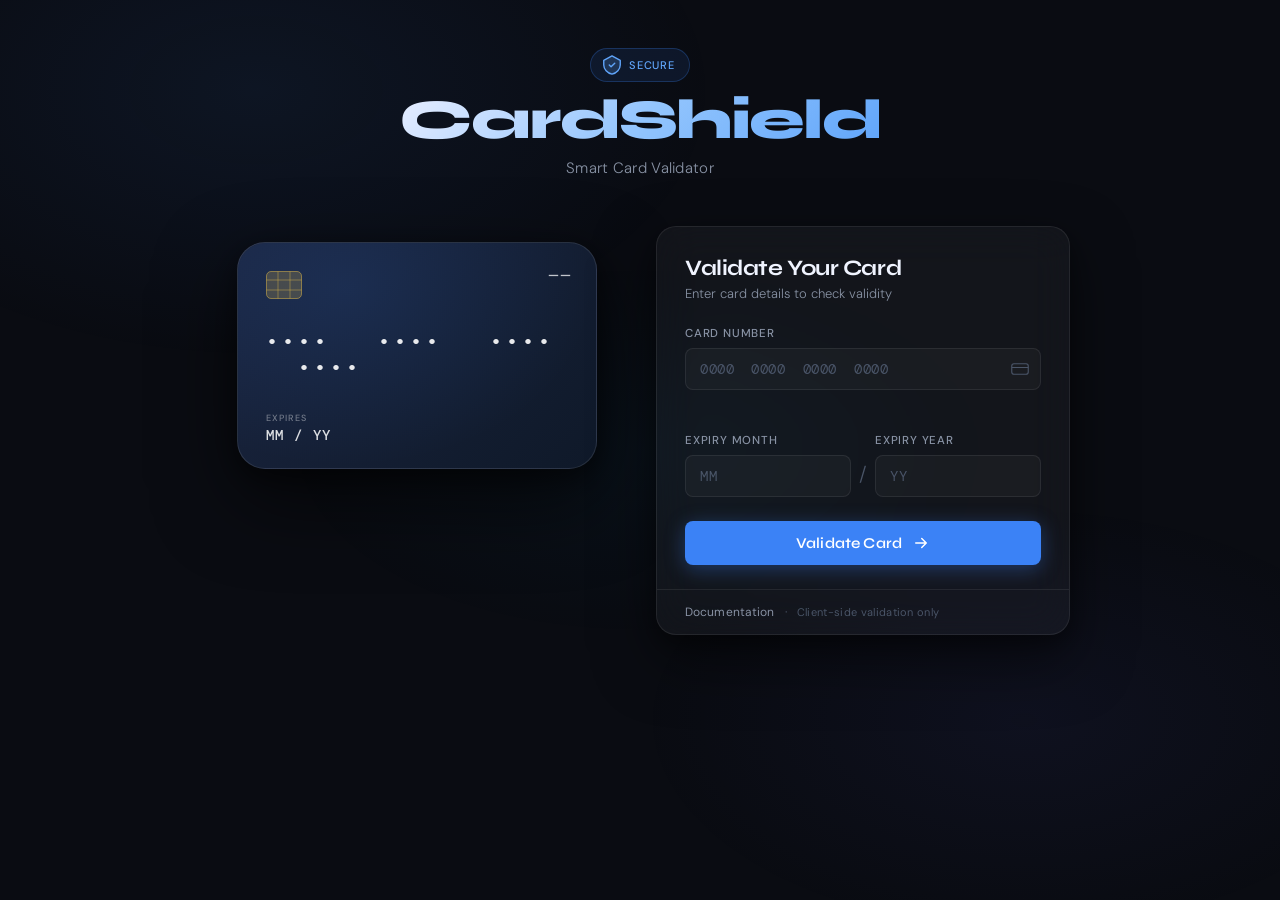
<file: index.html>
<!DOCTYPE html>
<html lang="en">
<head>
  <meta charset="UTF-8" />
  <meta name="viewport" content="width=device-width, initial-scale=1.0" />
  <title>CardShield – Smart Card Validator</title>
  <link rel="stylesheet" href="style.css" />
  <link rel="preconnect" href="https://fonts.googleapis.com" />
  <link rel="preconnect" href="https://fonts.gstatic.com" crossorigin />
  <link href="https://fonts.googleapis.com/css2?family=Syne:wght@400;600;700;800&family=DM+Sans:wght@300;400;500&family=DM+Mono:wght@400;500&display=swap" rel="stylesheet" />
</head>
<body>

  <!-- Background mesh -->
  <div class="bg-mesh"></div>

  <div class="page-wrapper">

    <!-- Header -->
    <header class="site-header">
      <div class="header-badge">
        <span class="shield-icon">
          <svg width="22" height="22" viewBox="0 0 24 24" fill="none" xmlns="http://www.w3.org/2000/svg">
            <path d="M12 2L3 7V12C3 16.55 6.84 20.74 12 22C17.16 20.74 21 16.55 21 12V7L12 2Z" fill="currentColor" fill-opacity="0.2" stroke="currentColor" stroke-width="1.5" stroke-linejoin="round"/>
            <path d="M9 12L11 14L15 10" stroke="currentColor" stroke-width="1.5" stroke-linecap="round" stroke-linejoin="round"/>
          </svg>
        </span>
        <span class="badge-text">Secure</span>
      </div>
      <h1 class="site-title">CardShield</h1>
      <p class="site-subtitle">Smart Card Validator</p>
    </header>

    <!-- Main layout -->
    <main class="main-layout">

      <!-- Card Preview -->
      <div class="card-preview-wrap">
        <div class="card-preview" id="cardPreview">
          <div class="card-chip">
            <svg width="36" height="28" viewBox="0 0 36 28" fill="none">
              <rect x="0.5" y="0.5" width="35" height="27" rx="4.5" fill="#c8a84b" fill-opacity="0.25" stroke="#c8a84b" stroke-opacity="0.6"/>
              <line x1="12" y1="0.5" x2="12" y2="27.5" stroke="#c8a84b" stroke-opacity="0.5"/>
              <line x1="24" y1="0.5" x2="24" y2="27.5" stroke="#c8a84b" stroke-opacity="0.5"/>
              <line x1="0.5" y1="9" x2="35.5" y2="9" stroke="#c8a84b" stroke-opacity="0.5"/>
              <line x1="0.5" y1="19" x2="35.5" y2="19" stroke="#c8a84b" stroke-opacity="0.5"/>
            </svg>
          </div>

          <div class="card-network" id="cardNetwork">
            <span class="network-label" id="networkLabel">——</span>
          </div>

          <div class="card-number-preview" id="cardNumberPreview">
            •••• &nbsp; •••• &nbsp; •••• &nbsp; ••••
          </div>

          <div class="card-meta">
            <div class="card-meta-item">
              <span class="meta-label">Expires</span>
              <span class="meta-value" id="expiryPreview">MM / YY</span>
            </div>
          </div>

          <div class="card-glow"></div>
        </div>
      </div>

      <!-- Validator Form -->
      <div class="validator-panel">
        <div class="panel-header">
          <h2>Validate Your Card</h2>
          <p>Enter card details to check validity</p>
        </div>

        <div class="form-body">

          <!-- Card Number -->
          <div class="field-group">
            <label for="cardNumber">Card Number</label>
            <div class="input-wrap">
              <input
                type="text"
                id="cardNumber"
                class="field-input"
                placeholder="0000  0000  0000  0000"
                inputmode="numeric"
                autocomplete="off"
                maxlength="19"
              />
              <span class="input-icon">
                <svg width="18" height="18" viewBox="0 0 24 24" fill="none"><rect x="1" y="5" width="22" height="14" rx="3" stroke="currentColor" stroke-width="1.5"/><path d="M1 10H23" stroke="currentColor" stroke-width="1.5"/></svg>
              </span>
            </div>
            <span class="card-type-badge" id="cardTypeBadge"></span>
          </div>

          <!-- Expiry Row -->
          <div class="field-row">
            <div class="field-group">
              <label>Expiry Month</label>
              <div class="input-wrap">
                <input
                  type="text"
                  id="expMonth"
                  class="field-input"
                  placeholder="MM"
                  inputmode="numeric"
                  maxlength="2"
                  autocomplete="off"
                />
              </div>
            </div>
            <div class="field-divider">/</div>
            <div class="field-group">
              <label>Expiry Year</label>
              <div class="input-wrap">
                <input
                  type="text"
                  id="expYear"
                  class="field-input"
                  placeholder="YY"
                  inputmode="numeric"
                  maxlength="2"
                  autocomplete="off"
                />
              </div>
            </div>
          </div>

          <!-- Validate Button -->
          <button class="validate-btn" id="validateBtn" onclick="validateCard()">
            <span class="btn-text">Validate Card</span>
            <span class="btn-arrow">
              <svg width="18" height="18" viewBox="0 0 24 24" fill="none"><path d="M5 12H19M13 6L19 12L13 18" stroke="currentColor" stroke-width="2" stroke-linecap="round" stroke-linejoin="round"/></svg>
            </span>
          </button>

        </div>

        <div class="panel-footer">
          <a href="documentation.html" class="docs-link">Documentation</a>
          <span class="footer-divider">·</span>
          <span class="footer-note">Client-side validation only</span>
        </div>
      </div>

    </main>

  </div>

  <!-- Modal -->
  <div class="modal-overlay" id="modalOverlay" onclick="closeModal(event)">
    <div class="modal-box" id="modalBox">
      <button class="modal-close" onclick="closeModal()">
        <svg width="16" height="16" viewBox="0 0 24 24" fill="none"><path d="M18 6L6 18M6 6L18 18" stroke="currentColor" stroke-width="2" stroke-linecap="round"/></svg>
      </button>
      <div class="modal-icon" id="modalIcon"></div>
      <h3 class="modal-title" id="modalTitle"></h3>
      <p class="modal-message" id="modalMessage"></p>
      <button class="modal-btn" onclick="closeModal()">Got it</button>
    </div>
  </div>

  <script src="script.js"></script>
</body>
</html>
</file>
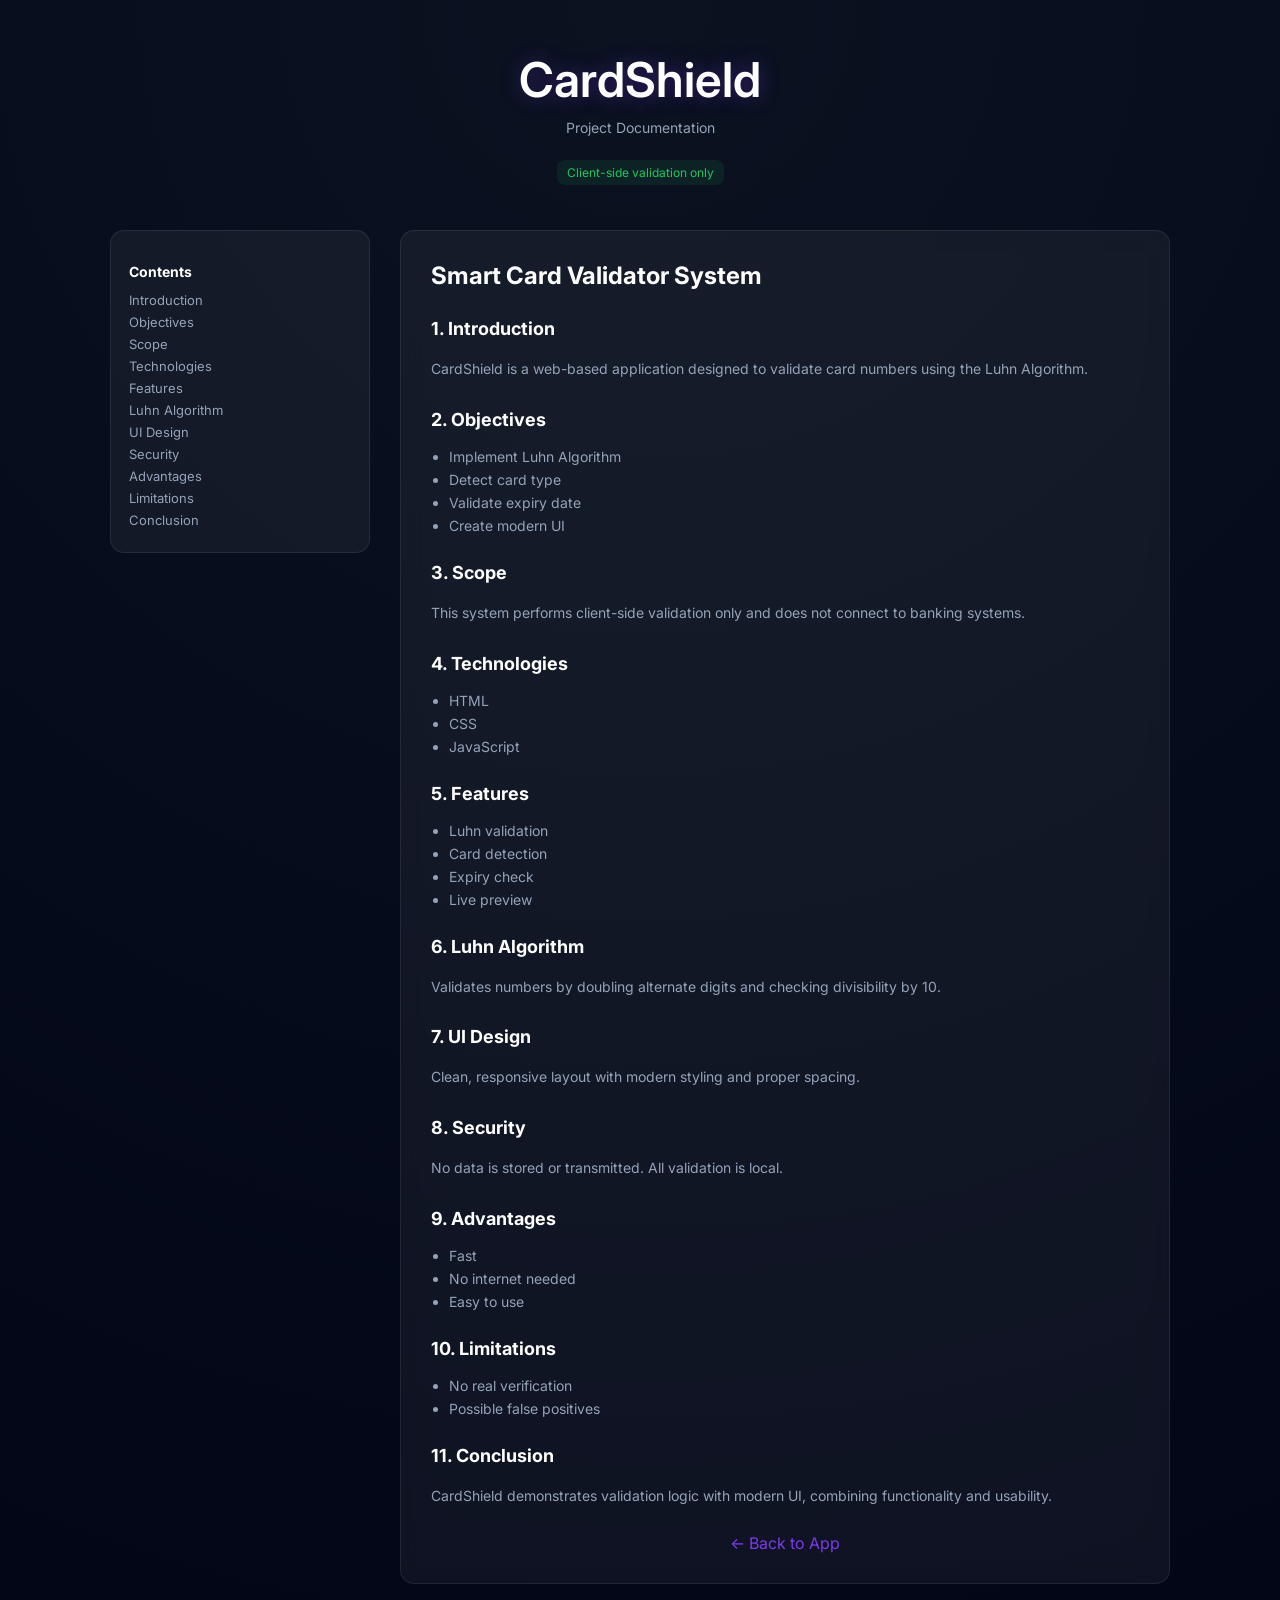
<file: documentation.html>
<!DOCTYPE html>
<html lang="en">
<head>
<meta charset="UTF-8">
<meta name="viewport" content="width=device-width, initial-scale=1.0">
<title>CardShield Documentation</title>

<link href="https://fonts.googleapis.com/css2?family=Inter:wght@300;400;600&display=swap" rel="stylesheet">

<style>
:root {
  --bg: #0b1220;
  --panel: rgba(255,255,255,0.05);
  --border: rgba(255,255,255,0.08);
  --text: #ffffff;
  --text-secondary: #94a3b8;
  --accent: #7c3aed;
  --glow: rgba(124, 58, 237, 0.4);
}

* {
  box-sizing: border-box;
}

body {
  margin: 0;
  font-family: 'Inter', sans-serif;
  background: radial-gradient(circle at top, #0b1220, #020617);
  color: var(--text);
}

/* HEADER (MATCHED WITH INDEX) */
.header {
  text-align: center;
  padding: 50px 20px 25px;
}

.header h1 {
  font-size: 48px;
  font-weight: 600;
  margin: 0;
  text-shadow: 0 0 20px var(--glow);
}

.header p {
  margin-top: 10px;
  font-size: 14px;
  color: var(--text-secondary);
}

/* SECURE TAG */
.secure-tag {
  display: inline-block;
  margin-top: 10px;
  font-size: 12px;
  color: #22c55e;
  background: rgba(34,197,94,0.1);
  padding: 5px 10px;
  border-radius: 8px;
}

/* LAYOUT */
.container {
  max-width: 1100px;
  margin: auto;
  padding: 20px;
  display: grid;
  grid-template-columns: 260px 1fr;
  gap: 30px;
  align-items: start; /* IMPORTANT FIX */
}

/* TOC */
.toc {
  background: var(--panel);
  border: 1px solid var(--border);
  border-radius: 14px;
  padding: 18px;

  height: fit-content;   /* KEY FIX */
  align-self: start;     /* ensures it doesn't stretch */
}

.toc h3 {
  font-size: 14px;
  margin-bottom: 12px;
}

.toc a {
  display: block;
  font-size: 13px;
  margin: 6px 0;
  color: var(--text-secondary);
  text-decoration: none;
}

.toc a:hover {
  color: var(--accent);
}

/* CONTENT */
.content {
  background: var(--panel);
  border: 1px solid var(--border);
  border-radius: 14px;
  padding: 30px;
  backdrop-filter: blur(12px);

  min-height: 500px; /* ADD THIS LINE */
}

/* TYPOGRAPHY */
.content h2 {
  margin-top: 0;
}

.content h3 {
  margin-top: 28px;
  font-size: 18px;
}

.content p {
  font-size: 14px;
  line-height: 1.7;
  color: var(--text-secondary);
}

.content ul {
  padding-left: 18px;
}

.content li {
  margin: 6px 0;
  font-size: 14px;
  color: var(--text-secondary);
}

/* FOOTER */
.footer {
  text-align: center;
  margin-top: 25px;
}

.footer a {
  color: var(--accent);
  text-decoration: none;
}

/* RESPONSIVE */
@media (max-width: 900px) {
  .container {
    grid-template-columns: 1fr;
  }

  .toc {
    display: none;
  }

  .header h1 {
    font-size: 30px;
  }
}

@media (max-width: 900px) {
  .container {
    grid-template-columns: 1fr;
  }

  .toc {
    display: none;
  }
}
</style>
</head>

<body>

<!-- HEADER -->
<div class="header">
  <h1>CardShield</h1>
  <p>Project Documentation</p>
  <div class="secure-tag">Client-side validation only</div>
</div>

<!-- MAIN -->
<div class="container">

  <!-- TOC -->
  <div class="toc">
    <h3>Contents</h3>
    <a href="#intro">Introduction</a>
    <a href="#objectives">Objectives</a>
    <a href="#scope">Scope</a>
    <a href="#tech">Technologies</a>
    <a href="#features">Features</a>
    <a href="#luhn">Luhn Algorithm</a>
    <a href="#ui">UI Design</a>
    <a href="#security">Security</a>
    <a href="#advantages">Advantages</a>
    <a href="#limitations">Limitations</a>
    <a href="#conclusion">Conclusion</a>
  </div>

  <!-- CONTENT -->
  <div class="content">

    <h2>Smart Card Validator System</h2>

    <h3 id="intro">1. Introduction</h3>
    <p>CardShield is a web-based application designed to validate card numbers using the Luhn Algorithm.</p>

    <h3 id="objectives">2. Objectives</h3>
    <ul>
      <li>Implement Luhn Algorithm</li>
      <li>Detect card type</li>
      <li>Validate expiry date</li>
      <li>Create modern UI</li>
    </ul>

    <h3 id="scope">3. Scope</h3>
    <p>This system performs client-side validation only and does not connect to banking systems.</p>

    <h3 id="tech">4. Technologies</h3>
    <ul>
      <li>HTML</li>
      <li>CSS</li>
      <li>JavaScript</li>
    </ul>

    <h3 id="features">5. Features</h3>
    <ul>
      <li>Luhn validation</li>
      <li>Card detection</li>
      <li>Expiry check</li>
      <li>Live preview</li>
    </ul>

    <h3 id="luhn">6. Luhn Algorithm</h3>
    <p>Validates numbers by doubling alternate digits and checking divisibility by 10.</p>

    <h3 id="ui">7. UI Design</h3>
    <p>Clean, responsive layout with modern styling and proper spacing.</p>

    <h3 id="security">8. Security</h3>
    <p>No data is stored or transmitted. All validation is local.</p>

    <h3 id="advantages">9. Advantages</h3>
    <ul>
      <li>Fast</li>
      <li>No internet needed</li>
      <li>Easy to use</li>
    </ul>

    <h3 id="limitations">10. Limitations</h3>
    <ul>
      <li>No real verification</li>
      <li>Possible false positives</li>
    </ul>

    <h3 id="conclusion">11. Conclusion</h3>
    <p>CardShield demonstrates validation logic with modern UI, combining functionality and usability.</p>

    <div class="footer">
      <a href="index.html">← Back to App</a>
    </div>

  </div>

</div>

</body>
</html>
</file>
<file: style.css>
/* =============================================
   CardShield – Smart Card Validator
   style.css
   ============================================= */

/* ---- Reset & Base ---- */
*, *::before, *::after {
  box-sizing: border-box;
  margin: 0;
  padding: 0;
}

:root {
  --bg-deep:       #0a0c12;
  --bg-surface:    #0f1219;
  --bg-panel:      rgba(255,255,255,0.04);
  --bg-panel-hov:  rgba(255,255,255,0.06);
  --border:        rgba(255,255,255,0.08);
  --border-focus:  rgba(96,165,250,0.5);

  --accent:        #3b82f6;
  --accent-light:  #60a5fa;
  --accent-glow:   rgba(59,130,246,0.25);

  --success:       #22c55e;
  --success-bg:    rgba(34,197,94,0.1);
  --error:         #ef4444;
  --error-bg:      rgba(239,68,68,0.1);
  --warn:          #f59e0b;
  --warn-bg:       rgba(245,158,11,0.1);

  --text-primary:  #f0f4ff;
  --text-secondary:#8892a4;
  --text-muted:    #4a5568;

  --card-grad-1:   #1a2540;
  --card-grad-2:   #0f1929;

  --font-display: 'Syne', sans-serif;
  --font-body:    'DM Sans', sans-serif;
  --font-mono:    'DM Mono', monospace;

  --radius-sm:  8px;
  --radius-md:  14px;
  --radius-lg:  20px;
  --radius-xl:  28px;

  --shadow-panel: 0 24px 60px rgba(0,0,0,0.5), 0 8px 20px rgba(0,0,0,0.3);
  --shadow-card:  0 30px 80px rgba(0,0,0,0.6), 0 8px 24px rgba(0,0,0,0.4);
}

html { scroll-behavior: smooth; }

body {
  font-family: var(--font-body);
  background: var(--bg-deep);
  color: var(--text-primary);
  min-height: 100vh;
  overflow-x: hidden;
  -webkit-font-smoothing: antialiased;
}

/* ---- Background Mesh ---- */
.bg-mesh {
  position: fixed;
  inset: 0;
  z-index: 0;
  pointer-events: none;
  background:
    radial-gradient(ellipse 60% 50% at 20% 10%, rgba(59,130,246,0.08) 0%, transparent 60%),
    radial-gradient(ellipse 50% 40% at 80% 80%, rgba(99,102,241,0.06) 0%, transparent 60%),
    radial-gradient(ellipse 40% 30% at 50% 50%, rgba(14,165,233,0.04) 0%, transparent 70%);
}

/* ---- Page Wrapper ---- */
.page-wrapper {
  position: relative;
  z-index: 1;
  min-height: 100vh;
  display: flex;
  flex-direction: column;
  align-items: center;
  padding: 48px 20px 64px;
  gap: 48px;
}

/* =============================================
   HEADER
   ============================================= */
.site-header {
  text-align: center;
  display: flex;
  flex-direction: column;
  align-items: center;
  gap: 10px;
}

.header-badge {
  display: inline-flex;
  align-items: center;
  gap: 6px;
  background: rgba(59,130,246,0.1);
  border: 1px solid rgba(59,130,246,0.25);
  border-radius: 100px;
  padding: 5px 14px 5px 10px;
  color: var(--accent-light);
  font-family: var(--font-body);
  font-size: 11px;
  font-weight: 500;
  letter-spacing: 0.08em;
  text-transform: uppercase;
}

.shield-icon {
  display: flex;
  align-items: center;
}

.site-title {
  font-family: var(--font-display);
  font-size: clamp(36px, 6vw, 56px);
  font-weight: 800;
  letter-spacing: -0.03em;
  line-height: 1;
  background: linear-gradient(135deg, #e8eeff 0%, #93c5fd 50%, #60a5fa 100%);
  -webkit-background-clip: text;
  -webkit-text-fill-color: transparent;
  background-clip: text;
}

.site-subtitle {
  font-family: var(--font-body);
  font-size: 15px;
  font-weight: 300;
  color: var(--text-secondary);
  letter-spacing: 0.02em;
}

/* =============================================
   MAIN LAYOUT
   ============================================= */
.main-layout {
  display: grid;
  grid-template-columns: 1fr 1fr;
  gap: 32px;
  width: 100%;
  max-width: 860px;
  align-items: start;
}

/* =============================================
   CARD PREVIEW
   ============================================= */
.card-preview-wrap {
  display: flex;
  flex-direction: column;
  align-items: center;
  justify-content: flex-start;
  padding-top: 16px;
}

.card-preview {
  position: relative;
  width: 100%;
  max-width: 360px;
  aspect-ratio: 1.586 / 1;
  border-radius: var(--radius-xl);
  background: linear-gradient(135deg, var(--card-grad-1) 0%, var(--card-grad-2) 100%);
  border: 1px solid rgba(255,255,255,0.1);
  box-shadow: var(--shadow-card);
  padding: 28px 28px 24px;
  display: flex;
  flex-direction: column;
  justify-content: space-between;
  overflow: hidden;
  transition: transform 0.3s ease, box-shadow 0.3s ease;
}

.card-preview:hover {
  transform: translateY(-3px);
  box-shadow: 0 40px 90px rgba(0,0,0,0.7), 0 12px 30px rgba(59,130,246,0.12);
}

.card-glow {
  position: absolute;
  inset: 0;
  border-radius: var(--radius-xl);
  background: radial-gradient(ellipse at 30% 20%, rgba(59,130,246,0.12) 0%, transparent 70%);
  pointer-events: none;
}

/* Card top row */
.card-preview > *:first-child { position: relative; z-index: 1; }

.card-chip {
  width: 36px;
  height: 28px;
}

.card-network {
  position: absolute;
  top: 24px;
  right: 24px;
  font-family: var(--font-display);
  font-weight: 700;
  font-size: 13px;
  letter-spacing: 0.06em;
  color: rgba(255,255,255,0.75);
  text-transform: uppercase;
  transition: all 0.3s ease;
}

.network-label { white-space: nowrap; }

/* Card number */
.card-number-preview {
  font-family: var(--font-mono);
  font-size: clamp(16px, 2.4vw, 20px);
  font-weight: 500;
  letter-spacing: 0.2em;
  color: rgba(255,255,255,0.9);
  position: relative;
  z-index: 1;
  transition: all 0.2s ease;
}

/* Card meta (expiry) */
.card-meta {
  display: flex;
  gap: 28px;
  position: relative;
  z-index: 1;
}

.card-meta-item {
  display: flex;
  flex-direction: column;
  gap: 2px;
}

.meta-label {
  font-size: 9px;
  font-weight: 500;
  letter-spacing: 0.12em;
  text-transform: uppercase;
  color: rgba(255,255,255,0.4);
}

.meta-value {
  font-family: var(--font-mono);
  font-size: 14px;
  font-weight: 500;
  color: rgba(255,255,255,0.85);
  letter-spacing: 0.1em;
  transition: all 0.2s ease;
}

/* Card type brand colors */
.card-preview.visa-card {
  background: linear-gradient(135deg, #1a237e 0%, #283593 50%, #1565c0 100%);
}
.card-preview.mastercard-card {
  background: linear-gradient(135deg, #1a1a2e 0%, #16213e 50%, #0f3460 100%);
}
.card-preview.amex-card {
  background: linear-gradient(135deg, #006064 0%, #00838f 50%, #00acc1 100%);
}
.card-preview.rupay-card {
  background: linear-gradient(135deg, #1b5e20 0%, #2e7d32 50%, #388e3c 100%);
}

/* =============================================
   VALIDATOR PANEL
   ============================================= */
.validator-panel {
  background: var(--bg-panel);
  border: 1px solid var(--border);
  border-radius: var(--radius-lg);
  box-shadow: var(--shadow-panel);
  backdrop-filter: blur(20px);
  -webkit-backdrop-filter: blur(20px);
  overflow: hidden;
  display: flex;
  flex-direction: column;
}

.panel-header {
  padding: 28px 28px 0;
}

.panel-header h2 {
  font-family: var(--font-display);
  font-size: 22px;
  font-weight: 700;
  color: var(--text-primary);
  letter-spacing: -0.02em;
}

.panel-header p {
  font-size: 13px;
  color: var(--text-secondary);
  margin-top: 4px;
  font-weight: 300;
}

.form-body {
  padding: 24px 28px;
  display: flex;
  flex-direction: column;
  gap: 20px;
}

/* ---- Field Groups ---- */
.field-group {
  display: flex;
  flex-direction: column;
  gap: 7px;
  flex: 1;
}

.field-group label {
  font-size: 11.5px;
  font-weight: 500;
  letter-spacing: 0.07em;
  text-transform: uppercase;
  color: var(--text-secondary);
}

.field-row {
  display: grid;
  grid-template-columns: 1fr auto 1fr;
  gap: 8px;
  align-items: end;
}

.field-divider {
  font-size: 20px;
  color: var(--text-muted);
  padding-bottom: 10px;
  text-align: center;
  font-weight: 300;
}

/* ---- Inputs ---- */
.input-wrap {
  position: relative;
}

.field-input {
  width: 100%;
  background: rgba(255,255,255,0.03);
  border: 1px solid var(--border);
  border-radius: var(--radius-sm);
  padding: 11px 40px 11px 14px;
  font-family: var(--font-mono);
  font-size: 14px;
  font-weight: 400;
  color: var(--text-primary);
  outline: none;
  transition: border-color 0.2s, background 0.2s, box-shadow 0.2s;
  letter-spacing: 0.04em;
}

.field-input::placeholder {
  color: var(--text-muted);
  font-family: var(--font-mono);
  letter-spacing: 0.04em;
}

.field-input:focus {
  border-color: var(--border-focus);
  background: rgba(59,130,246,0.04);
  box-shadow: 0 0 0 3px var(--accent-glow);
}

.input-icon {
  position: absolute;
  right: 12px;
  top: 50%;
  transform: translateY(-50%);
  color: var(--text-muted);
  display: flex;
  align-items: center;
  pointer-events: none;
}

/* ---- Card Type Badge ---- */
.card-type-badge {
  display: inline-flex;
  align-items: center;
  gap: 5px;
  font-size: 11px;
  font-weight: 500;
  letter-spacing: 0.06em;
  text-transform: uppercase;
  color: var(--accent-light);
  min-height: 16px;
  transition: opacity 0.3s ease;
  opacity: 0;
}

.card-type-badge.visible {
  opacity: 1;
}

.card-type-badge::before {
  content: '';
  display: inline-block;
  width: 6px;
  height: 6px;
  border-radius: 50%;
  background: var(--accent-light);
  flex-shrink: 0;
}

/* ---- Validate Button ---- */
.validate-btn {
  display: flex;
  align-items: center;
  justify-content: center;
  gap: 10px;
  background: var(--accent);
  border: none;
  border-radius: var(--radius-sm);
  padding: 13px 24px;
  color: #fff;
  font-family: var(--font-display);
  font-size: 15px;
  font-weight: 600;
  letter-spacing: 0.01em;
  cursor: pointer;
  transition: background 0.2s, transform 0.15s, box-shadow 0.2s;
  box-shadow: 0 4px 20px rgba(59,130,246,0.35);
  width: 100%;
  margin-top: 4px;
}

.validate-btn:hover {
  background: var(--accent-light);
  transform: translateY(-1px);
  box-shadow: 0 6px 28px rgba(59,130,246,0.45);
}

.validate-btn:active {
  transform: translateY(0);
  box-shadow: 0 2px 12px rgba(59,130,246,0.3);
}

.btn-arrow {
  display: flex;
  align-items: center;
  transition: transform 0.2s;
}

.validate-btn:hover .btn-arrow {
  transform: translateX(3px);
}

/* ---- Panel Footer ---- */
.panel-footer {
  border-top: 1px solid var(--border);
  padding: 14px 28px;
  display: flex;
  align-items: center;
  gap: 10px;
}

.docs-link {
  font-size: 12px;
  color: var(--text-secondary);
  text-decoration: none;
  font-weight: 400;
  transition: color 0.2s;
  letter-spacing: 0.01em;
}

.docs-link:hover { color: var(--accent-light); }

.footer-divider {
  color: var(--text-muted);
  font-size: 12px;
}

.footer-note {
  font-size: 11px;
  color: var(--text-muted);
  letter-spacing: 0.03em;
}

/* =============================================
   MODAL
   ============================================= */
.modal-overlay {
  position: fixed;
  inset: 0;
  z-index: 100;
  background: rgba(5, 7, 14, 0.75);
  backdrop-filter: blur(8px);
  -webkit-backdrop-filter: blur(8px);
  display: flex;
  align-items: center;
  justify-content: center;
  padding: 20px;
  opacity: 0;
  pointer-events: none;
  transition: opacity 0.25s ease;
}

.modal-overlay.active {
  opacity: 1;
  pointer-events: all;
}

.modal-box {
  background: #141824;
  border: 1px solid var(--border);
  border-radius: var(--radius-xl);
  padding: 40px 36px 36px;
  max-width: 380px;
  width: 100%;
  position: relative;
  text-align: center;
  box-shadow: 0 40px 100px rgba(0,0,0,0.7);
  transform: scale(0.92) translateY(12px);
  transition: transform 0.28s cubic-bezier(0.34, 1.56, 0.64, 1), opacity 0.25s ease;
  opacity: 0;
}

.modal-overlay.active .modal-box {
  transform: scale(1) translateY(0);
  opacity: 1;
}

.modal-close {
  position: absolute;
  top: 16px;
  right: 16px;
  background: var(--bg-panel);
  border: 1px solid var(--border);
  border-radius: 50%;
  width: 30px;
  height: 30px;
  display: flex;
  align-items: center;
  justify-content: center;
  color: var(--text-secondary);
  cursor: pointer;
  transition: background 0.2s, color 0.2s;
}

.modal-close:hover {
  background: var(--bg-panel-hov);
  color: var(--text-primary);
}

.modal-icon {
  width: 64px;
  height: 64px;
  border-radius: 50%;
  display: flex;
  align-items: center;
  justify-content: center;
  margin: 0 auto 20px;
  font-size: 26px;
}

.modal-icon.success { background: var(--success-bg); color: var(--success); border: 1px solid rgba(34,197,94,0.2); }
.modal-icon.error   { background: var(--error-bg);   color: var(--error);   border: 1px solid rgba(239,68,68,0.2); }
.modal-icon.warn    { background: var(--warn-bg);    color: var(--warn);    border: 1px solid rgba(245,158,11,0.2); }

.modal-title {
  font-family: var(--font-display);
  font-size: 22px;
  font-weight: 700;
  letter-spacing: -0.02em;
  color: var(--text-primary);
  margin-bottom: 10px;
}

.modal-message {
  font-size: 14px;
  color: var(--text-secondary);
  line-height: 1.6;
  font-weight: 300;
  margin-bottom: 28px;
}

.modal-btn {
  background: transparent;
  border: 1px solid var(--border);
  border-radius: var(--radius-sm);
  padding: 10px 28px;
  color: var(--text-primary);
  font-family: var(--font-body);
  font-size: 14px;
  font-weight: 500;
  cursor: pointer;
  transition: background 0.2s, border-color 0.2s;
}

.modal-btn:hover {
  background: var(--bg-panel-hov);
  border-color: rgba(255,255,255,0.15);
}

/* =============================================
   RESPONSIVE
   ============================================= */
@media (max-width: 700px) {
  .page-wrapper {
    padding: 36px 16px 56px;
    gap: 36px;
  }

  .main-layout {
    grid-template-columns: 1fr;
    gap: 28px;
  }

  .card-preview-wrap {
    padding-top: 0;
  }

  .card-preview {
    max-width: 100%;
  }

  .card-number-preview {
    font-size: 15px;
    letter-spacing: 0.15em;
  }

  .panel-header { padding: 22px 20px 0; }
  .form-body    { padding: 20px 20px; }
  .panel-footer { padding: 12px 20px; }

  .modal-box {
    padding: 32px 24px 28px;
  }
}

@media (max-width: 400px) {
  .field-row {
    grid-template-columns: 1fr auto 1fr;
    gap: 6px;
  }

  .card-number-preview {
    font-size: 13px;
    letter-spacing: 0.1em;
  }
}

/* =============================================
   UTILITY
   ============================================= */
.sr-only {
  position: absolute;
  width: 1px; height: 1px;
  padding: 0; margin: -1px;
  overflow: hidden;
  clip: rect(0,0,0,0);
  border: 0;
}
</file>
